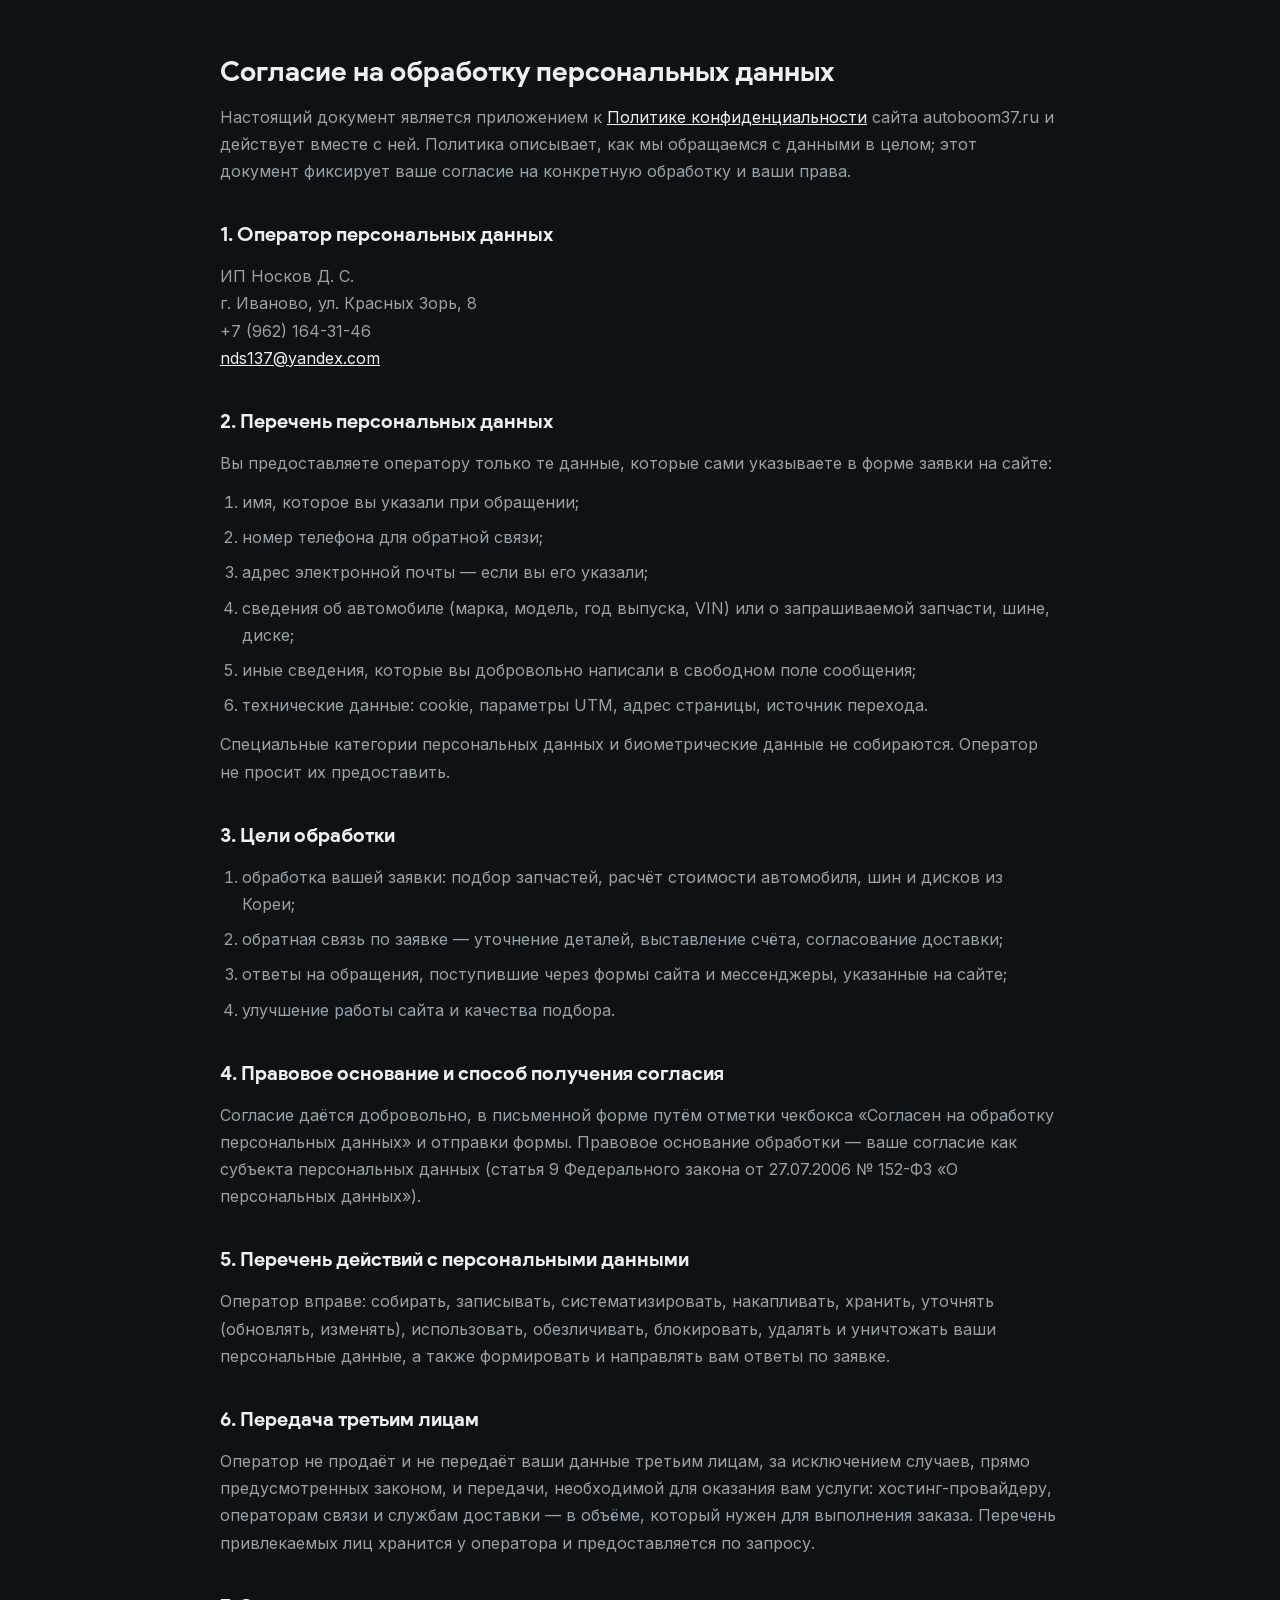
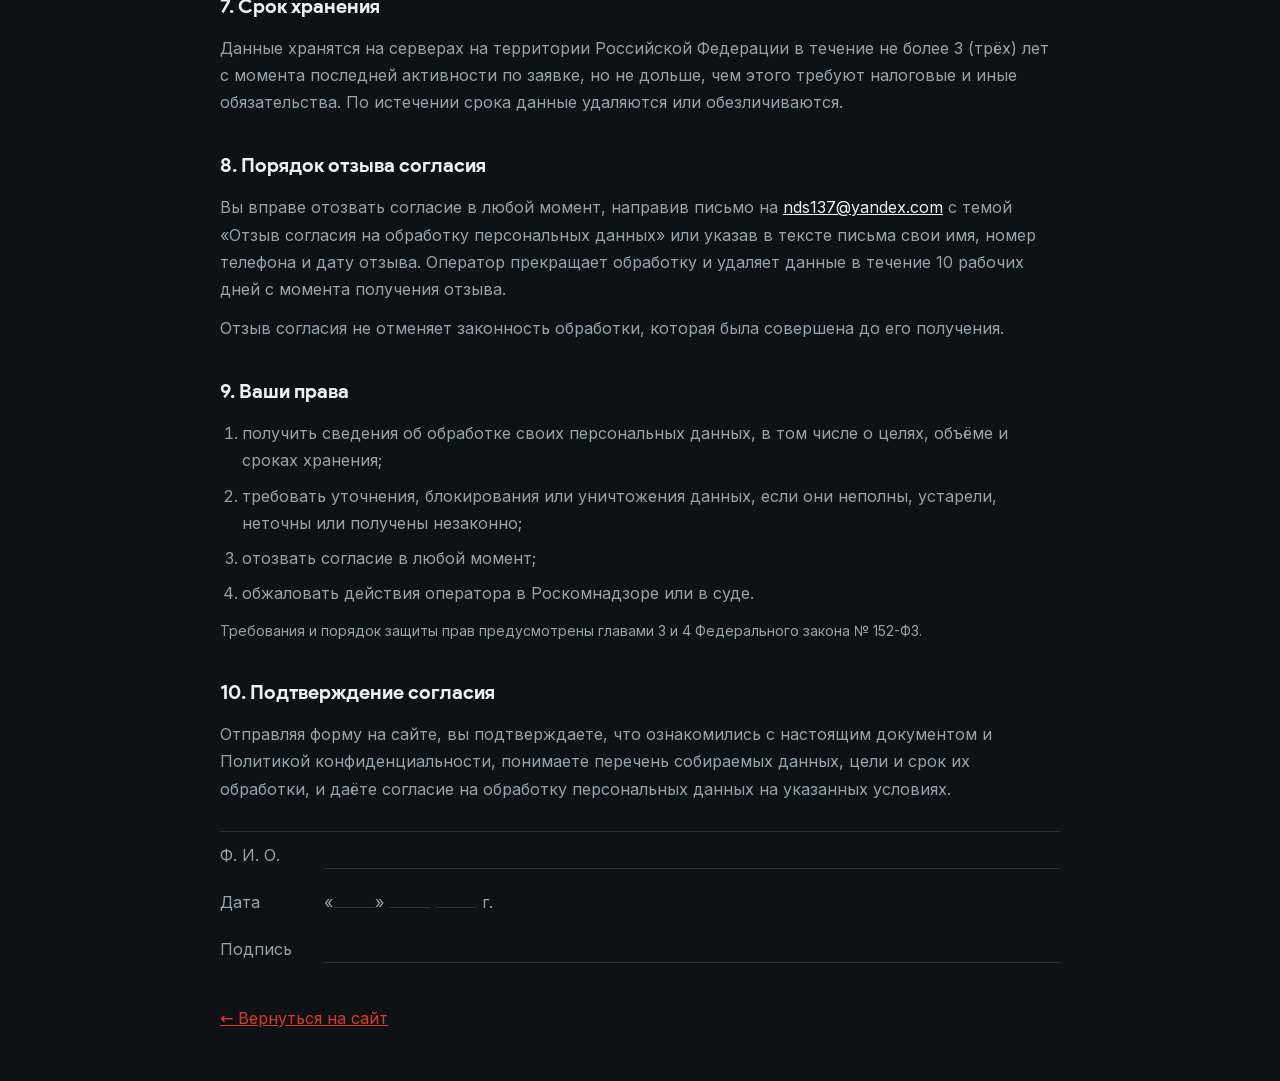
<file: consent.html>
<!DOCTYPE html>
<html lang="ru">
<head>
<meta charset="utf-8">
<meta name="viewport" content="width=device-width, initial-scale=1">
<meta name="robots" content="noindex">
<title>Согласие на обработку персональных данных — АвтоБум</title>
<style>
  :root{--bg:#0F1214;--surface:#171B1F;--surface-2:#1F2429;--line:#2B3238;--text:#ECF1F4;--muted:#97A2AA;--accent:#D93B2B}
  *{box-sizing:border-box;margin:0;padding:0}
  body{font-family:Inter,system-ui,-apple-system,"Segoe UI",Roboto,sans-serif;background:var(--bg);color:var(--text);font-size:16px;line-height:1.7;padding:48px 20px}
  .wrap{max-width:840px;margin:0 auto}
  h1{font-family:'Google Sans',Inter,sans-serif;font-size:28px;margin-bottom:8px}
  h2{font-family:'Google Sans',Inter,sans-serif;font-size:20px;margin:32px 0 12px;color:var(--text)}
  p{color:var(--muted);margin-bottom:12px}
  address{font-style:normal;color:var(--muted);margin-bottom:12px}
  a{color:var(--text)}
  .back{display:inline-block;margin-top:32px;color:var(--accent)}
  ol{margin:0 0 12px;padding-left:22px}
  li{color:var(--muted);margin-bottom:8px}
  .sign{margin-top:28px;padding-top:16px;border-top:1px solid var(--line);color:var(--muted)}
  table.sign{border-collapse:collapse;width:100%;table-layout:fixed}
  .sign td{padding:10px 0;color:var(--muted);vertical-align:bottom;overflow-wrap:break-word}
  .sign td:first-child{width:104px;padding-right:12px;white-space:nowrap}
  .sign .line{display:block;height:22px;border-bottom:1px solid var(--line)}
  .sign .fill{display:inline-block;width:2.6em;border-bottom:1px solid var(--line)}
  .note{margin-top:8px;font-size:14px}
</style>
<link rel="stylesheet" href="assets/fonts/fonts.css">
<link rel="icon" type="image/png" sizes="32x32" href="assets/favicon/favicon-32.png">
<link rel="icon" type="image/png" sizes="180x180" href="assets/favicon/favicon-180.png">
</head>
<body>
<div class="wrap">
  <h1>Согласие на обработку персональных данных</h1>
  <p>Настоящий документ является приложением к <a href="policy.html">Политике конфиденциальности</a> сайта autoboom37.ru и действует вместе с ней. Политика описывает, как мы обращаемся с данными в целом; этот документ фиксирует ваше согласие на конкретную обработку и ваши права.</p>

  <h2>1. Оператор персональных данных</h2>
  <address>ИП Носков Д. С.<br>г. Иваново, ул. Красных Зорь, 8<br>+7 (962) 164-31-46<br><a href="mailto:nds137@yandex.com">nds137@yandex.com</a></address>

  <h2>2. Перечень персональных данных</h2>
  <p>Вы предоставляете оператору только те данные, которые сами указываете в форме заявки на сайте:</p>
  <ol>
    <li>имя, которое вы указали при обращении;</li>
    <li>номер телефона для обратной связи;</li>
    <li>адрес электронной почты — если вы его указали;</li>
    <li>сведения об автомобиле (марка, модель, год выпуска, VIN) или о запрашиваемой запчасти, шине, диске;</li>
    <li>иные сведения, которые вы добровольно написали в свободном поле сообщения;</li>
    <li>технические данные: cookie, параметры UTM, адрес страницы, источник перехода.</li>
  </ol>
  <p>Специальные категории персональных данных и биометрические данные не собираются. Оператор не просит их предоставить.</p>

  <h2>3. Цели обработки</h2>
  <ol>
    <li>обработка вашей заявки: подбор запчастей, расчёт стоимости автомобиля, шин и дисков из Кореи;</li>
    <li>обратная связь по заявке — уточнение деталей, выставление счёта, согласование доставки;</li>
    <li>ответы на обращения, поступившие через формы сайта и мессенджеры, указанные на сайте;</li>
    <li>улучшение работы сайта и качества подбора.</li>
  </ol>

  <h2>4. Правовое основание и способ получения согласия</h2>
  <p>Согласие даётся добровольно, в письменной форме путём отметки чекбокса «Согласен на обработку персональных данных» и отправки формы. Правовое основание обработки — ваше согласие как субъекта персональных данных (статья 9 Федерального закона от 27.07.2006 № 152-ФЗ «О персональных данных»).</p>

  <h2>5. Перечень действий с персональными данными</h2>
  <p>Оператор вправе: собирать, записывать, систематизировать, накапливать, хранить, уточнять (обновлять, изменять), использовать, обезличивать, блокировать, удалять и уничтожать ваши персональные данные, а также формировать и направлять вам ответы по заявке.</p>

  <h2>6. Передача третьим лицам</h2>
  <p>Оператор не продаёт и не передаёт ваши данные третьим лицам, за исключением случаев, прямо предусмотренных законом, и передачи, необходимой для оказания вам услуги: хостинг-провайдеру, операторам связи и службам доставки — в объёме, который нужен для выполнения заказа. Перечень привлекаемых лиц хранится у оператора и предоставляется по запросу.</p>

  <h2>7. Срок хранения</h2>
  <p>Данные хранятся на серверах на территории Российской Федерации в течение не более 3 (трёх) лет с момента последней активности по заявке, но не дольше, чем этого требуют налоговые и иные обязательства. По истечении срока данные удаляются или обезличиваются.</p>

  <h2>8. Порядок отзыва согласия</h2>
  <p>Вы вправе отозвать согласие в любой момент, направив письмо на <a href="mailto:nds137@yandex.com">nds137@yandex.com</a> с темой «Отзыв согласия на обработку персональных данных» или указав в тексте письма свои имя, номер телефона и дату отзыва. Оператор прекращает обработку и удаляет данные в течение 10 рабочих дней с момента получения отзыва.</p>
  <p>Отзыв согласия не отменяет законность обработки, которая была совершена до его получения.</p>

  <h2>9. Ваши права</h2>
  <ol>
    <li>получить сведения об обработке своих персональных данных, в том числе о целях, объёме и сроках хранения;</li>
    <li>требовать уточнения, блокирования или уничтожения данных, если они неполны, устарели, неточны или получены незаконно;</li>
    <li>отозвать согласие в любой момент;</li>
    <li>обжаловать действия оператора в Роскомнадзоре или в суде.</li>
  </ol>
  <p class="note">Требования и порядок защиты прав предусмотрены главами 3 и 4 Федерального закона № 152-ФЗ.</p>

  <h2>10. Подтверждение согласия</h2>
  <p>Отправляя форму на сайте, вы подтверждаете, что ознакомились с настоящим документом и Политикой конфиденциальности, понимаете перечень собираемых данных, цели и срок их обработки, и даёте согласие на обработку персональных данных на указанных условиях.</p>

  <table class="sign">
    <tr><td>Ф. И. О.</td><td><span class="line"></span></td></tr>
    <tr><td>Дата</td><td>«<span class="fill"></span>» <span class="fill"></span> <span class="fill"></span> г.</td></tr>
    <tr><td>Подпись</td><td><span class="line"></span></td></tr>
  </table>

  <a class="back" href="./">← Вернуться на сайт</a>
</div>
</body>
</html>
</file>
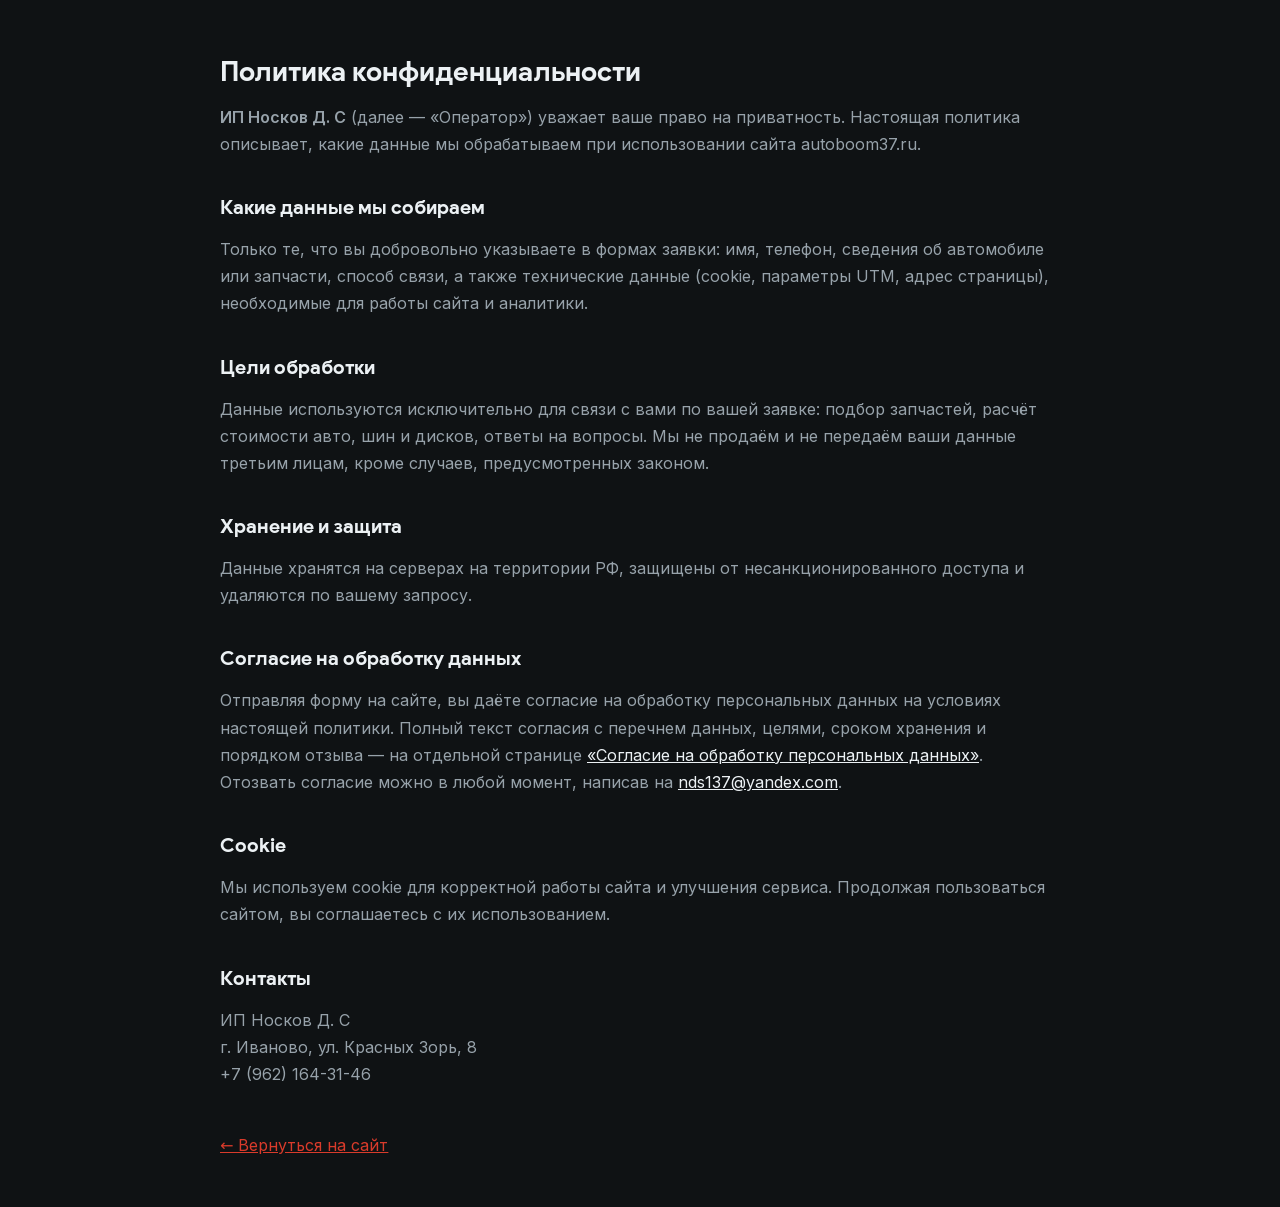
<file: policy.html>
<!DOCTYPE html>
<html lang="ru">
<head>
<meta charset="utf-8">
<meta name="viewport" content="width=device-width, initial-scale=1">
<meta name="robots" content="noindex">
<title>Политика конфиденциальности — АвтоБум</title>
<style>
  :root{--bg:#0F1214;--surface:#171B1F;--surface-2:#1F2429;--line:#2B3238;--text:#ECF1F4;--muted:#97A2AA;--accent:#D93B2B}
  *{box-sizing:border-box;margin:0;padding:0}
  body{font-family:Inter,system-ui,-apple-system,"Segoe UI",Roboto,sans-serif;background:var(--bg);color:var(--text);font-size:16px;line-height:1.7;padding:48px 20px}
  .wrap{max-width:840px;margin:0 auto}
  h1{font-family:'Google Sans',Inter,sans-serif;font-size:28px;margin-bottom:8px}
  h2{font-family:'Google Sans',Inter,sans-serif;font-size:20px;margin:32px 0 12px;color:var(--text)}
  p{color:var(--muted);margin-bottom:12px}
  address{font-style:normal;color:var(--muted);margin-bottom:12px}
  a{color:var(--text)}
  .back{display:inline-block;margin-top:32px;color:var(--accent)}
</style>
<link rel="stylesheet" href="assets/fonts/fonts.css">
<link rel="icon" type="image/png" sizes="32x32" href="assets/favicon/favicon-32.png">
<link rel="icon" type="image/png" sizes="180x180" href="assets/favicon/favicon-180.png">
</head>
<body>
<div class="wrap">
  <h1>Политика конфиденциальности</h1>
  <p><strong>ИП Носков Д. С</strong> (далее — «Оператор») уважает ваше право на приватность. Настоящая политика описывает, какие данные мы обрабатываем при использовании сайта autoboom37.ru.</p>

  <h2>Какие данные мы собираем</h2>
  <p>Только те, что вы добровольно указываете в формах заявки: имя, телефон, сведения об автомобиле или запчасти, способ связи, а также технические данные (cookie, параметры UTM, адрес страницы), необходимые для работы сайта и аналитики.</p>

  <h2>Цели обработки</h2>
  <p>Данные используются исключительно для связи с вами по вашей заявке: подбор запчастей, расчёт стоимости авто, шин и дисков, ответы на вопросы. Мы не продаём и не передаём ваши данные третьим лицам, кроме случаев, предусмотренных законом.</p>

  <h2>Хранение и защита</h2>
  <p>Данные хранятся на серверах на территории РФ, защищены от несанкционированного доступа и удаляются по вашему запросу.</p>

  <h2 id="consent">Согласие на обработку данных</h2>
  <p>Отправляя форму на сайте, вы даёте согласие на обработку персональных данных на условиях настоящей политики. Полный текст согласия с перечнем данных, целями, сроком хранения и порядком отзыва — на отдельной странице <a href="consent.html">«Согласие на обработку персональных данных»</a>. Отозвать согласие можно в любой момент, написав на <a href="mailto:nds137@yandex.com">nds137@yandex.com</a>.</p>

  <h2>Cookie</h2>
  <p>Мы используем cookie для корректной работы сайта и улучшения сервиса. Продолжая пользоваться сайтом, вы соглашаетесь с их использованием.</p>

  <h2>Контакты</h2>
  <address>ИП Носков Д. С<br>г. Иваново, ул. Красных Зорь, 8<br>+7 (962) 164-31-46</address>

  <a class="back" href="./">← Вернуться на сайт</a>
</div>
</body>
</html>
</file>
<file: assets/fonts/fonts.css>
@font-face {
  font-family: 'Inter';
  font-style: normal;
  font-weight: 400;
  font-display: swap;
  src: url('./inter-400-0.woff2') format('woff2');
  unicode-range: U+0460-052F, U+1C80-1C8A, U+20B4, U+2DE0-2DFF, U+A640-A69F, U+FE2E-FE2F;
}
@font-face {
  font-family: 'Inter';
  font-style: normal;
  font-weight: 400;
  font-display: swap;
  src: url('./inter-400-1.woff2') format('woff2');
  unicode-range: U+0301, U+0400-045F, U+0490-0491, U+04B0-04B1, U+2116;
}
@font-face {
  font-family: 'Inter';
  font-style: normal;
  font-weight: 400;
  font-display: swap;
  src: url('./inter-400-2.woff2') format('woff2');
  unicode-range: U+1F00-1FFF;
}
@font-face {
  font-family: 'Inter';
  font-style: normal;
  font-weight: 400;
  font-display: swap;
  src: url('./inter-400-3.woff2') format('woff2');
  unicode-range: U+0370-0377, U+037A-037F, U+0384-038A, U+038C, U+038E-03A1, U+03A3-03FF;
}
@font-face {
  font-family: 'Inter';
  font-style: normal;
  font-weight: 400;
  font-display: swap;
  src: url('./inter-400-4.woff2') format('woff2');
  unicode-range: U+0102-0103, U+0110-0111, U+0128-0129, U+0168-0169, U+01A0-01A1, U+01AF-01B0, U+0300-0301, U+0303-0304, U+0308-0309, U+0323, U+0329, U+1EA0-1EF9, U+20AB;
}
@font-face {
  font-family: 'Inter';
  font-style: normal;
  font-weight: 400;
  font-display: swap;
  src: url('./inter-400-5.woff2') format('woff2');
  unicode-range: U+0100-02BA, U+02BD-02C5, U+02C7-02CC, U+02CE-02D7, U+02DD-02FF, U+0304, U+0308, U+0329, U+1D00-1DBF, U+1E00-1E9F, U+1EF2-1EFF, U+2020, U+20A0-20AB, U+20AD-20C0, U+2113, U+2C60-2C7F, U+A720-A7FF;
}
@font-face {
  font-family: 'Inter';
  font-style: normal;
  font-weight: 400;
  font-display: swap;
  src: url('./inter-400-6.woff2') format('woff2');
  unicode-range: U+0000-00FF, U+0131, U+0152-0153, U+02BB-02BC, U+02C6, U+02DA, U+02DC, U+0304, U+0308, U+0329, U+2000-206F, U+20AC, U+2122, U+2191, U+2193, U+2212, U+2215, U+FEFF, U+FFFD;
}
@font-face {
  font-family: 'Inter';
  font-style: normal;
  font-weight: 500;
  font-display: swap;
  src: url('./inter-500-7.woff2') format('woff2');
  unicode-range: U+0460-052F, U+1C80-1C8A, U+20B4, U+2DE0-2DFF, U+A640-A69F, U+FE2E-FE2F;
}
@font-face {
  font-family: 'Inter';
  font-style: normal;
  font-weight: 500;
  font-display: swap;
  src: url('./inter-500-8.woff2') format('woff2');
  unicode-range: U+0301, U+0400-045F, U+0490-0491, U+04B0-04B1, U+2116;
}
@font-face {
  font-family: 'Inter';
  font-style: normal;
  font-weight: 500;
  font-display: swap;
  src: url('./inter-500-9.woff2') format('woff2');
  unicode-range: U+1F00-1FFF;
}
@font-face {
  font-family: 'Inter';
  font-style: normal;
  font-weight: 500;
  font-display: swap;
  src: url('./inter-500-10.woff2') format('woff2');
  unicode-range: U+0370-0377, U+037A-037F, U+0384-038A, U+038C, U+038E-03A1, U+03A3-03FF;
}
@font-face {
  font-family: 'Inter';
  font-style: normal;
  font-weight: 500;
  font-display: swap;
  src: url('./inter-500-11.woff2') format('woff2');
  unicode-range: U+0102-0103, U+0110-0111, U+0128-0129, U+0168-0169, U+01A0-01A1, U+01AF-01B0, U+0300-0301, U+0303-0304, U+0308-0309, U+0323, U+0329, U+1EA0-1EF9, U+20AB;
}
@font-face {
  font-family: 'Inter';
  font-style: normal;
  font-weight: 500;
  font-display: swap;
  src: url('./inter-500-12.woff2') format('woff2');
  unicode-range: U+0100-02BA, U+02BD-02C5, U+02C7-02CC, U+02CE-02D7, U+02DD-02FF, U+0304, U+0308, U+0329, U+1D00-1DBF, U+1E00-1E9F, U+1EF2-1EFF, U+2020, U+20A0-20AB, U+20AD-20C0, U+2113, U+2C60-2C7F, U+A720-A7FF;
}
@font-face {
  font-family: 'Inter';
  font-style: normal;
  font-weight: 500;
  font-display: swap;
  src: url('./inter-500-13.woff2') format('woff2');
  unicode-range: U+0000-00FF, U+0131, U+0152-0153, U+02BB-02BC, U+02C6, U+02DA, U+02DC, U+0304, U+0308, U+0329, U+2000-206F, U+20AC, U+2122, U+2191, U+2193, U+2212, U+2215, U+FEFF, U+FFFD;
}
@font-face {
  font-family: 'Inter';
  font-style: normal;
  font-weight: 600;
  font-display: swap;
  src: url('./inter-600-14.woff2') format('woff2');
  unicode-range: U+0460-052F, U+1C80-1C8A, U+20B4, U+2DE0-2DFF, U+A640-A69F, U+FE2E-FE2F;
}
@font-face {
  font-family: 'Inter';
  font-style: normal;
  font-weight: 600;
  font-display: swap;
  src: url('./inter-600-15.woff2') format('woff2');
  unicode-range: U+0301, U+0400-045F, U+0490-0491, U+04B0-04B1, U+2116;
}
@font-face {
  font-family: 'Inter';
  font-style: normal;
  font-weight: 600;
  font-display: swap;
  src: url('./inter-600-16.woff2') format('woff2');
  unicode-range: U+1F00-1FFF;
}
@font-face {
  font-family: 'Inter';
  font-style: normal;
  font-weight: 600;
  font-display: swap;
  src: url('./inter-600-17.woff2') format('woff2');
  unicode-range: U+0370-0377, U+037A-037F, U+0384-038A, U+038C, U+038E-03A1, U+03A3-03FF;
}
@font-face {
  font-family: 'Inter';
  font-style: normal;
  font-weight: 600;
  font-display: swap;
  src: url('./inter-600-18.woff2') format('woff2');
  unicode-range: U+0102-0103, U+0110-0111, U+0128-0129, U+0168-0169, U+01A0-01A1, U+01AF-01B0, U+0300-0301, U+0303-0304, U+0308-0309, U+0323, U+0329, U+1EA0-1EF9, U+20AB;
}
@font-face {
  font-family: 'Inter';
  font-style: normal;
  font-weight: 600;
  font-display: swap;
  src: url('./inter-600-19.woff2') format('woff2');
  unicode-range: U+0100-02BA, U+02BD-02C5, U+02C7-02CC, U+02CE-02D7, U+02DD-02FF, U+0304, U+0308, U+0329, U+1D00-1DBF, U+1E00-1E9F, U+1EF2-1EFF, U+2020, U+20A0-20AB, U+20AD-20C0, U+2113, U+2C60-2C7F, U+A720-A7FF;
}
@font-face {
  font-family: 'Inter';
  font-style: normal;
  font-weight: 600;
  font-display: swap;
  src: url('./inter-600-20.woff2') format('woff2');
  unicode-range: U+0000-00FF, U+0131, U+0152-0153, U+02BB-02BC, U+02C6, U+02DA, U+02DC, U+0304, U+0308, U+0329, U+2000-206F, U+20AC, U+2122, U+2191, U+2193, U+2212, U+2215, U+FEFF, U+FFFD;
}
/* Google Sans */
@font-face {
  font-family: 'Google Sans';
  font-style: normal;
  font-weight: 400;
  font-display: swap;
  src: url('./google-sans-400-cyr.woff2') format('woff2');
  unicode-range: U+0301, U+0400-045F, U+0490-0491, U+04B0-04B1, U+2116;
}
@font-face {
  font-family: 'Google Sans';
  font-style: normal;
  font-weight: 400;
  font-display: swap;
  src: url('./google-sans-400-la.woff2') format('woff2');
  unicode-range: U+0000-00FF, U+0131, U+0152-0153, U+02BB-02BC, U+02C6, U+02DA, U+02DC, U+2000-206F, U+20AC, U+2122, U+2191, U+2193, U+2212, U+2215, U+FEFF, U+FFFD;
}
@font-face {
  font-family: 'Google Sans';
  font-style: normal;
  font-weight: 700;
  font-display: swap;
  src: url('./google-sans-700-cyr.woff2') format('woff2');
  unicode-range: U+0301, U+0400-045F, U+0490-0491, U+04B0-04B1, U+2116;
}
@font-face {
  font-family: 'Google Sans';
  font-style: normal;
  font-weight: 700;
  font-display: swap;
  src: url('./google-sans-700-la.woff2') format('woff2');
  unicode-range: U+0000-00FF, U+0131, U+0152-0153, U+02BB-02BC, U+02C6, U+02DA, U+02DC, U+2000-206F, U+20AC, U+2122, U+2191, U+2193, U+2212, U+2215, U+FEFF, U+FFFD;
}
</file>
